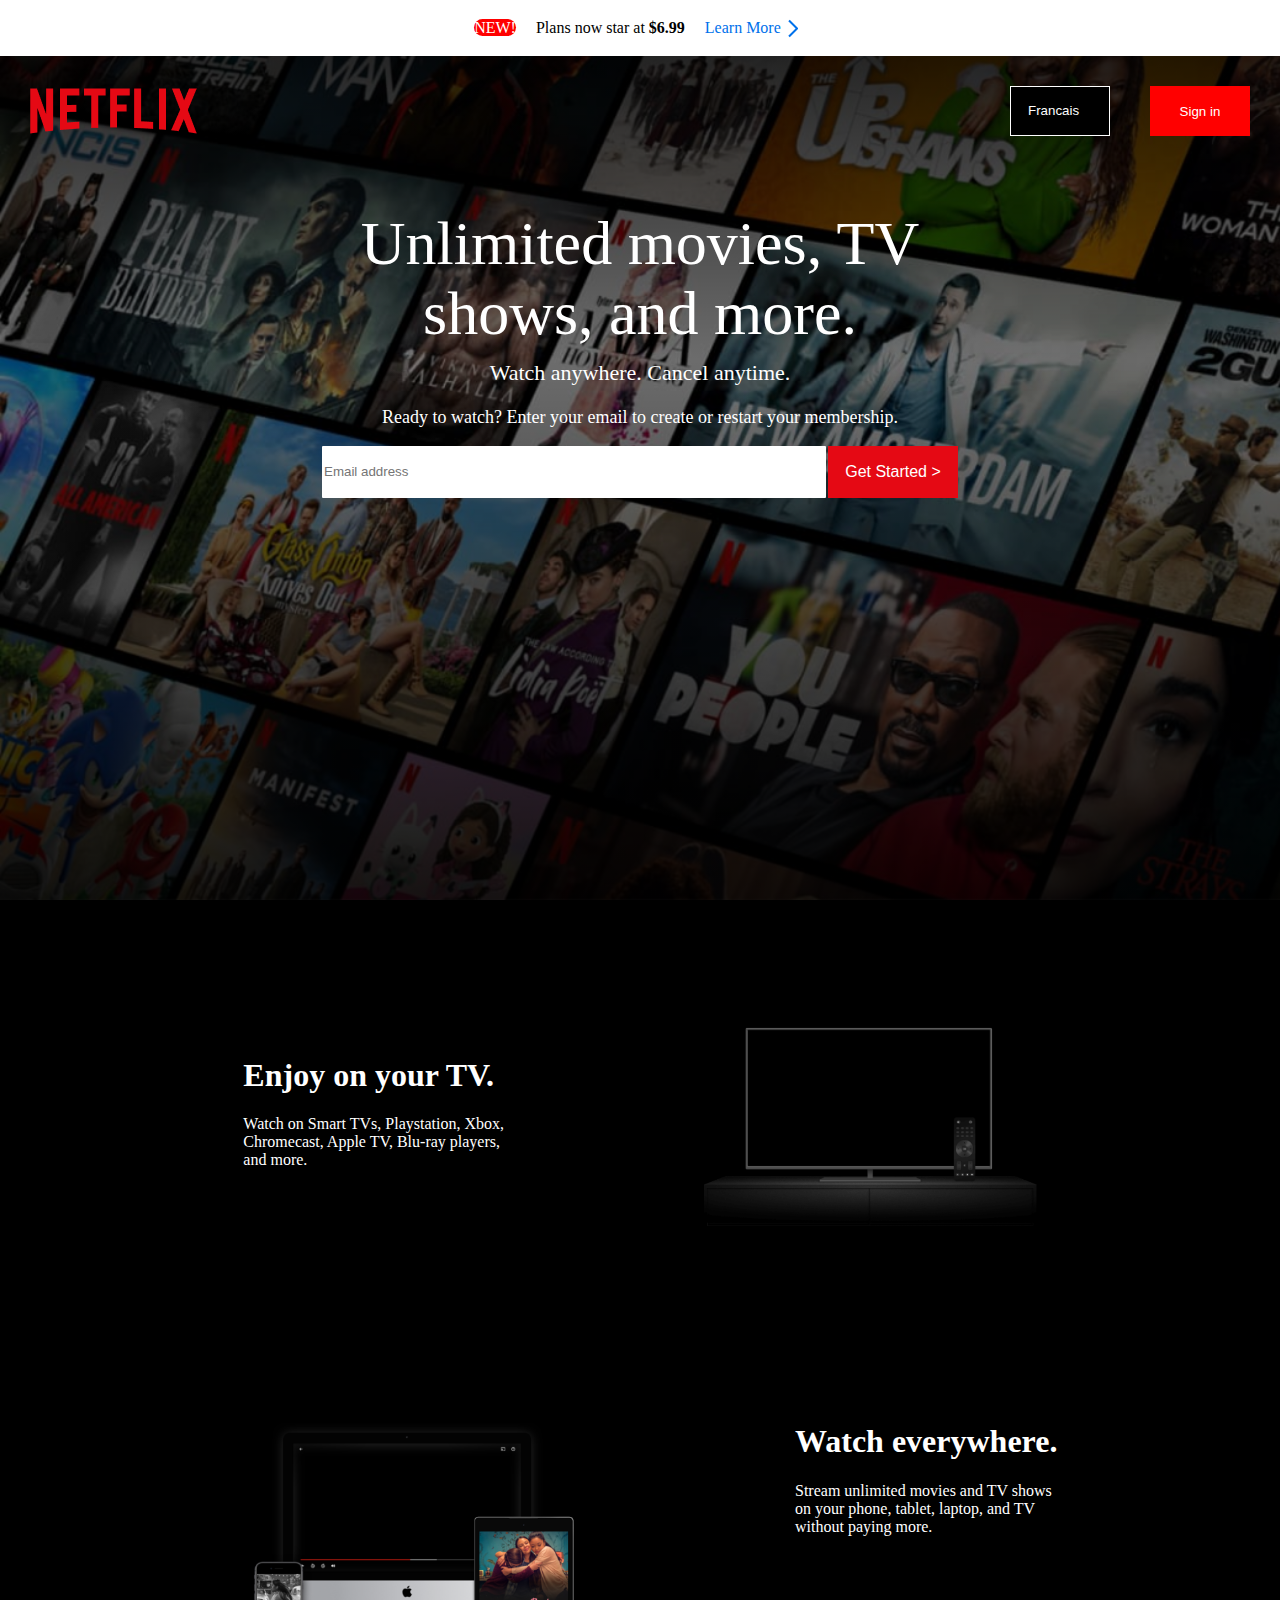
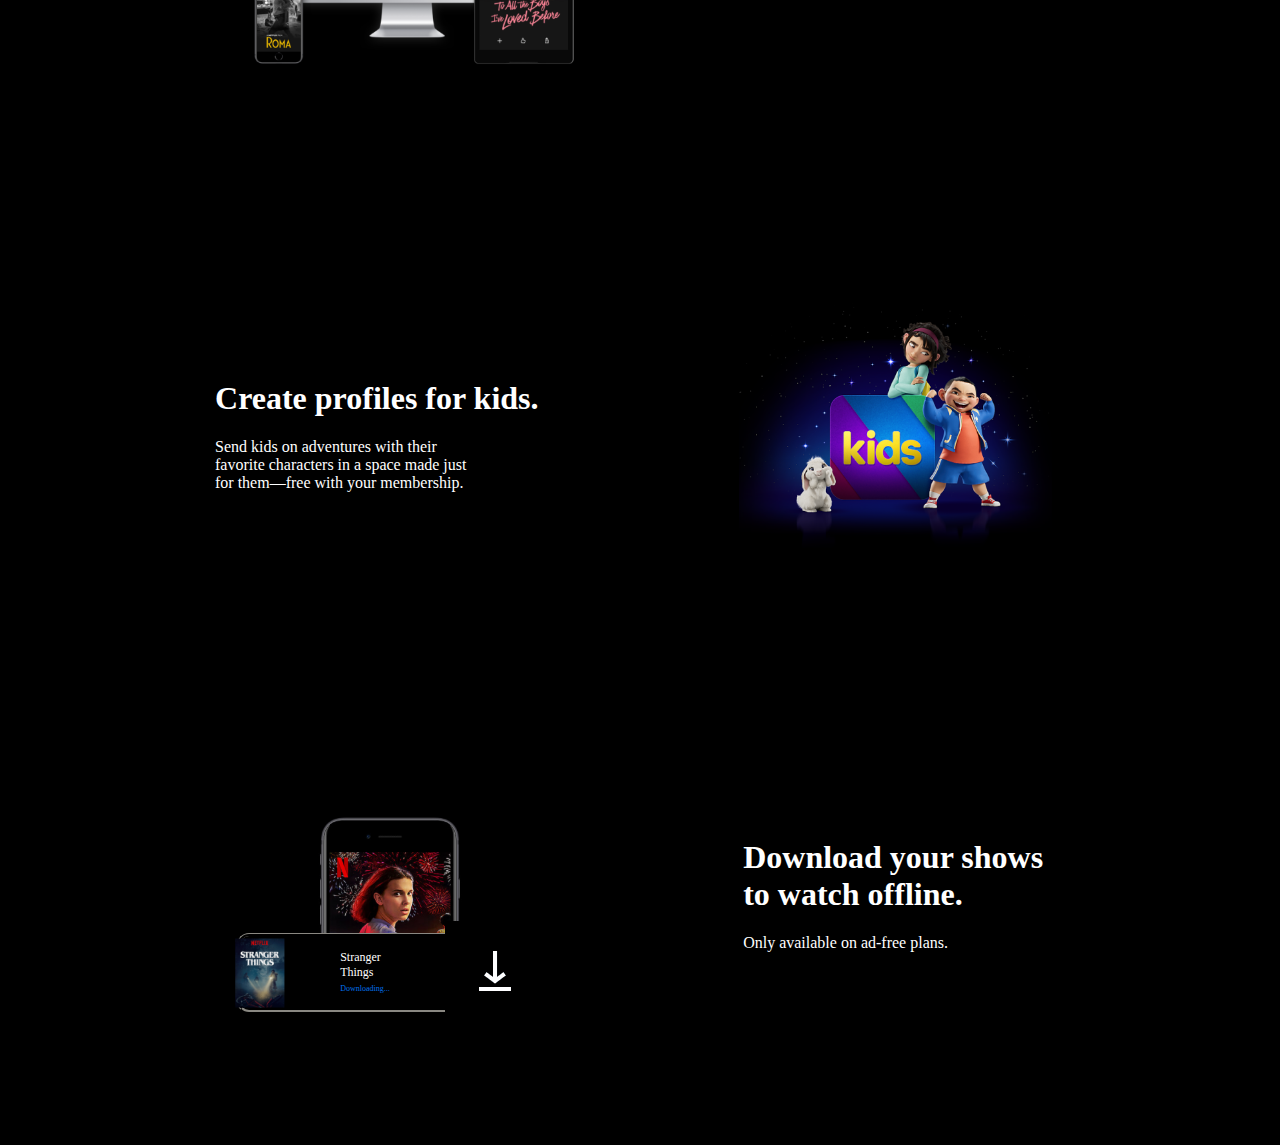
<file: html/netflix/index.html>
<!DOCTYPE html>
<html lang="en">
<head>
    <meta charset="UTF-8">
    <meta name="viewport" content="width=device-width, initial-scale=1.0">
    <title>Netflix</title>
    <link rel="stylesheet" href="./css/index.css">
</head>
<body>
    <div class="all-content">

        <div class="slide1">
        <div class="gradien"></div>
            <header class="navbar">

               <div>
                 <sqan class="new">NEW!</span>
               </div>

               <div class="content-plan">
                <span> Plans now star at <b>$6.99</b></span>
               </div>

               <div>
                 <a href="" class="learn-more">
                    <span>Learn More</span>
                    <svg xmlns="http://www.w3.org/2000/svg" width="25" height="25" viewBox="0 0 25 25" fill="none" class="svg">
                        <path fill-rule="evenodd" clip-rule="evenodd" d="M7.30859 19.7928L14.6015 12.5L7.30859 5.20706L8.7228 3.79285L16.7228 11.7928C16.9103 11.9804 17.0157 12.2347 17.0157 12.5C17.0157 12.7652 16.9103 13.0195 16.7228 13.2071L8.7228 21.2071L7.30859 19.7928Z" fill="#0071EB"/>
                    </svg>
                 </a>
               </div>

            </header>

            <header class="navbar2">

                <div class="frame">
                    <img src="img/Frame.png" alt="">
                </div>

                <div class="navbar2-item">
                    
                <div class="btn1">
                    <select name="" id="" class="button-lang">
                        <option value="">Francais</option>
                        <option value="">Anglais</option>
                    </select>
                </div>

                <div class="btn2">
                    <a href=""  class="">
                        <button class="button-sign">
                            Sign in
                        </button>
                    </a>
                </div>
                </div>

            </header>

            <div class="content">
                <h1 class="content-unl">Unlimited movies, TV <br> shows, and more.</h1>
                <span class="content-wat">Watch anywhere. Cancel anytime.</span>
                
                <form action="" class="">
                    <p class="content-rea">Ready to watch? Enter your email to create or restart your membership.</p>
                    <div class="form">
                    <input type="text" placeholder="Email address" class="email-input"> 
                    <button class="btn-get">Get Started ></button>
                    </div>
                </form>
            </div>


        </div>
        
        <div class="slide2">
            <div class="slide2-content1">
                <div class="slide2-description1">
                    <h1>Enjoy on your TV.</h1>
                    <span>Watch on Smart TVs, Playstation, Xbox,<br>Chromecast, Apple TV, Blu-ray players,<br>and more.</span>
                </div>
               
                 <div class="slide2-img1">
                    <img src="img/tv.png.png" alt="" class="tv">
                </div>
                
            </div>

            <div class="slide2-content2">
                                   
                <div class="slide2-img2">
                    <img src="img/device-pile.png.png" alt="" class="device">
                </div>

                <div class="slide2-description2">
                    <div class="sld2-txt">
                        <h1>Watch everywhere.</h1>
                        <span>Stream unlimited movies and TV shows<br> on your phone, tablet, laptop, and TV<br> without paying more.</span>
                    </div>
                </div>
            </div>
        </div>

        <div class="slide3" style="background-color: aqua">
            <div class="slide3-content1">
                <div class="slide3-description1">
                    <h1>Create profiles for kids.</h1>
                    <span>Send kids on adventures with their <br> favorite characters in a space made just <br> for them—free with your membership.</span>
                </div>
               
                 <div class="slide3-img1">
                    <img src="img/AAAABfpnX3dbgjZ-Je8Ax3xn0kXehZm_5L6-xe6YSTq_ucht9TI5jwDMqusWZKNYT8DfGudD0_wWVVTFLiN2_kaQJumz2iivUWbIbAtF.png.png" alt="" class="kids">
                </div>
            </div>

            <div class="slide3-content2">            
                <div class="slide3-img2" >

                    <div class="border">
                        <div class="">
                          <img src="img/boxshot.png.png" alt="" class="boxshot">
                        </div>
                        
                         <div class="stranger">
                            <p>
                                Stranger Things<br>
                                <span class="download">Downloading...</span>
                            </p>
                         
                         </div>

                         <div>
                            <img src="img/download.gif" alt="">
                         </div>
                    </div>
                    <img src="img/mobile-0819.jpg.png" alt="" class="mobile">

                </div>

                <div class="slide3-description2">
                    <div class="sld3-txt">
                        <h1>Download your shows <br> to watch offline.</h1>
                        <span>Only available on ad-free plans.</span>
                    </div>
                </div>
            </div>
            




        </div>
        <!-- <div class="slide4"> -->
            <div>
              <!-- <span>Questions? Call 1-844-505-2993</span> -->
            </div>

            <div class="ul-content">
                        <!-- <ul>
                            <li>FAQ</li>
                            <li>Investor Relations</li>
                            <li>Buy Gift Cards</li>
                            <li>Cookie Preferences</li>
                            <li>Legal Notices</li>
                        </ul>

                        <ul>
                            <li>Help Center</li>
                            <li>Jobs</li>
                            <li>Ways to Watch</li>
                            <li>Corporate Information</li>
                            <li>Only on Netflix</li>
                        </ul>

                        <ul>
                            <li>Account</li>
                            <li>Netflix Shop</li>
                            <li>Terms of Use</li>
                            <li>Contact Us</li>
                            <li>Do Not Sell or Share My Personal <br> Information</li>
                        </ul>

                        <ul>
                            <li>Media Center</li>
                            <li>Redeem Gift Cards</li>
                            <li>Privacy</li>
                            <li>Speed Test</li>
                        </ul> -->
            </div>

        </div>



    </div>


</body>
</html>
</file>
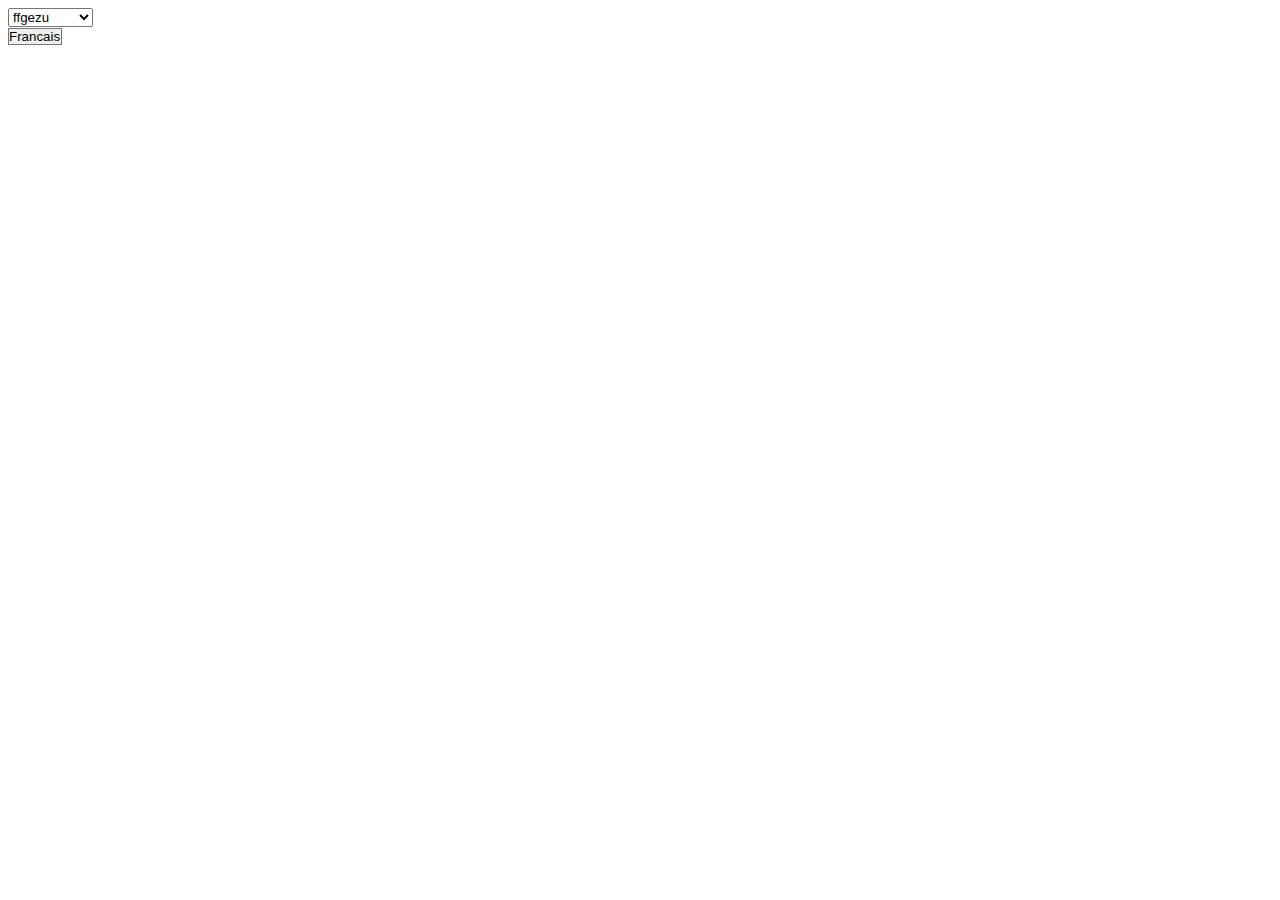
<file: html/index .html>
<!DOCTYPE html>
<html lang="fr">
<head>
    <meta charset="UTF-8">
    <meta name="viewport" content="width=device-width, initial-scale=1.0">
    <title>Debut Html Css</title>
</head>
<body>
    <select name="" id="">
        <option value="">ffgezu</option>
        <option value="">ffgezu</option>
        <option value="">jvifojvpierd</option>
        <option value="">jvifojvpierd</option>
        <option value="">jvifojvpierd</option>


     
    </select>



    <div class="t2">
       
        <select name="" id="" class="t3" style="  -webkit-appearance: none;
        -moz-appearance: none;
        appearance: none;">
            <option value="">Francais</option>
            <option value="">Anglais</option>
        </select>
  </div>

</body>
</html>
</file>
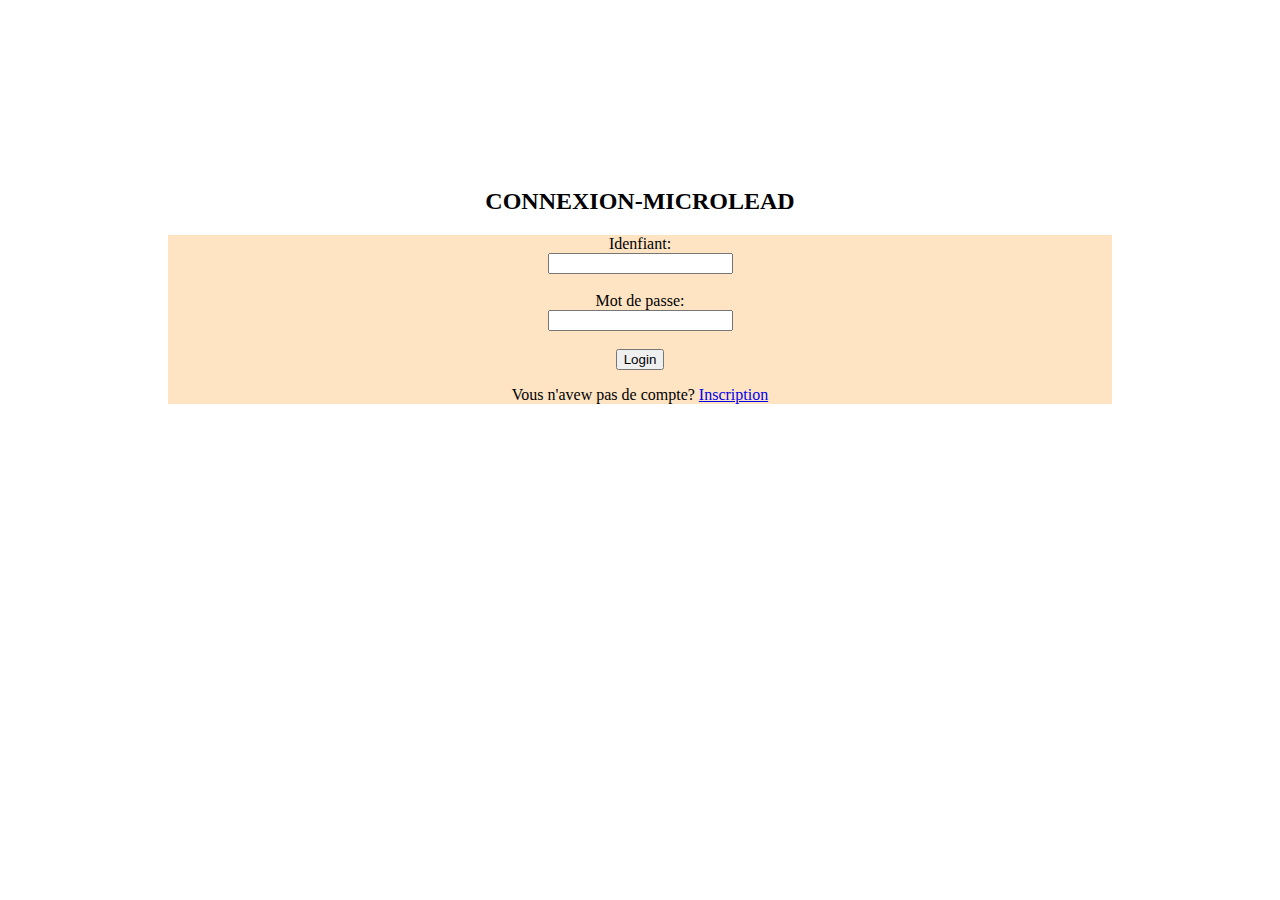
<file: html/microlead/login.html>
<!DOCTYPE html>
<html lang="en">
<head>
    <meta charset="UTF-8">
    <meta name="viewport" content="width=device-width, initial-scale=1.0">
    <title>Login</title>
    <link rel="stylesheet" href="style.css">
</head>
<body style="text-align: center;" class="body-content">
   
     <div class="form">
        <h2>CONNEXION-MICROLEAD</h2>
        <form action="#" class="form-control">
            <div class="f1">
            <label for="">Idenfiant:</label><br>
            <input type="text" name="" id="">
            <br><br>
            <label for="">Mot de passe:</label><br>
            <input type="password"><br><br>
    
            <button type="submit">Login</button><br>
            <p>Vous n'avew pas de compte? <a href="register.html">Inscription</a></p>
            </div>
        </form>
     </div>
   
</body>
</html>
</file>
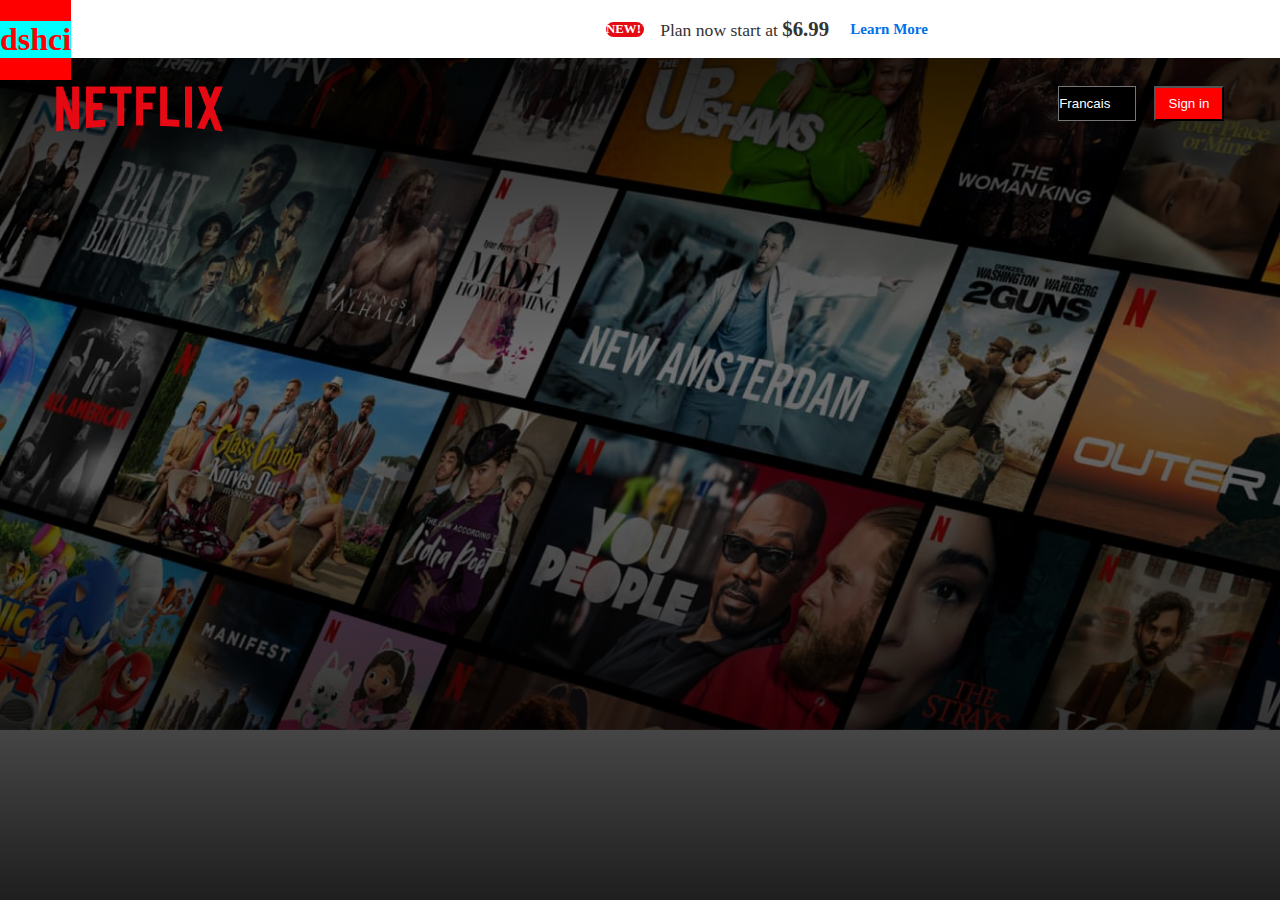
<file: html/netflix/netflix.html>
<!DOCTYPE html>
<html lang="en">
<head>
    <meta charset="UTF-8">
    <meta name="viewport" content="width=device-width, initial-scale=1.0">
    <title>Netflix</title>
    <link rel="stylesheet" href="../netflix/css/netflix.css">
    <link rel="icon" href="img/Frame.png">
</head>
<body>
 

    <div  class="caroussel">
        <div class="nav-bar">
                <div  class="new">
                    <span>NEW!&nbsp; </span>
                </div>
                 
                <div>
                    <span class="t1"> Plan   now  start  at  <b class="price"> $6.99&nbsp; </b></span>
                </div>
                
                <a href="" class="learn">Learn More</a>
                
        </div>

        <div class="nav-bar2">
            <div class="logo">
                <img src="img/Frame.png" alt="logo netflix">
            </div>
             
               
              <div class="t2">
                    <select name="" id="" class="t3">
                        <option value="">Francais</option>
                        <option value="">Anglais</option>
                    </select>
              </div>

               <div class="t4">
                <a href="#" >
                    <button class="sign-in">Sign in</button>
                </a>
               </div>  
        </div>
        
        <div class="t5">
           <h1 style="color: red;" class="t6">dshci</h1>
        </div>


        <div class="shadow"></div>


    </div>



</body>
</html>
</file>
<file: html/netflix/css/index.css>
body{
  margin: 0;
}

.slide1{
    position: relative;
    background-size: cover;
    background-attachment: fixed;
    background-image: url(../img/US-en-20230227-popsignuptwoweeks-perspective_alpha_website_large.jpg.png);
    background-repeat: no-repeat;
    height: 100vh;
    z-index: -2;
}

.gradien{
    position: absolute;
    z-index: -1; 
    top: 0;
    left: 0;
    right: 0;
    bottom: 0;
    background: linear-gradient(0deg, rgba(0, 0, 0, 0.80) 0%, rgba(0, 0, 0, 0.00) 60%, rgba(0, 0, 0, 0.80) 100%), rgba(0, 0, 0, 0.40); 
}

.navbar{
    display: flex;
    gap: 20px;
    justify-content: center;
    align-items: center;
    background-color: white;
    height: 56px;
}



.new{
    color: white;
    background-color: red;
    text-decoration: solid;
    border-radius: 17px;
}

.learn-more{
    display: flex;
    justify-content: center;
    align-items: center;
    color: #0071EB;
    text-decoration: none;
}

.svg{
    display: flex;
    align-items: center;
    justify-content: center;
}

.navbar2{
    align-items: center;
    display: flex;
     padding: 30px;
    justify-content: space-between;
}

.frame{
    display: flex;
    align-items: center;
    width: 167px;
}

.navbar2-item{
    display: flex;
    gap: 40px;
}

.btn1{
    display: inline-flex;
    text-align: center;
    flex-shrink: 0;
}

.button-lang{
    background-color: black;
    color: white;
    -webkit-appearance: none;
    -moz-appearance: none;
    appearance: none;
    border-color: white;
    padding: 6px 16.813px 7px 17px;
    height: 50px;
    width: 100px;
}

.btn2{
    align-items: center;
    display: inline-flex;   
}

.button-sign{
    background-color: red;
    border: 0;
    color: white;
    height: 50px; 
    width: 100px;
}

.content{
    text-align: center;
 
}

.content-unl{
    color: white;
    font-family: Helvetica Neue;
    font-size: 62px;
    font-weight: 500;
    line-height: 70px;
    letter-spacing: 0em;
    text-align: center;
    margin-bottom:10px;  
}

.content-wat{
    color: white;
    text-align: center;
    font-family: Helvetica Neue;
    font-size: 22px;
    font-weight: 400;
    line-height: 30px;
    letter-spacing: 0em;   
}

.content-rea{
    color: white;
    font-family: Helvetica Neue;
    font-size: 18px;
    font-weight: 400;
    line-height: 22px;
    letter-spacing: 0em;
    text-align: center;
}

.form{
    display: inline-flex;
    gap: 2px;
}

.email-input{
    border: 0;
    border-radius: 1px;
     width: 500px;
    height: 50px;   
}

.btn-get{
    font-size: 16px;
    background-color: #E50914;
    color: white;
    border: 0;
    width: 130px ;
    height: 52px;
}

.slide2{
    height: 100vh;
}

.slide2-content1{
    display: flex;
    justify-content: center;
    align-items: center;
    background-color: black;
    color: white;
    height: 45vh;
    gap: 200px;
}

.slide2-description1{
    color: white;
}

.slide2-img1{
  height: 250px;
}

.tv{
    height: 250px;
}


.slide2-content2{
    display: flex;
    justify-content: center;
    align-items: center;
    background-color: black;
    color: white;
    height: 55vh;
    gap: 200px;
}

.slide2-description2{
    color: white;
    
}

.sld2-txt{
    height: 280px;
}

.slide2-img2{
  height: 280px;
}

.device{
    height: 280px;
}

.slide3{
    height: 100vh;
}

.slide3-content1{
    display: flex;
    justify-content: center;
    align-items: center;
    background-color: black;
    color: white;
    height: 50vh;
    gap: 200px;
}

.slide3-description1{
    color: white;
}

.slide3-img1{
  height: 245px;
}
.kids{
    height: 245px;
}

.slide3-content2{
    display: flex;
    justify-content: center;
    align-items: center;
    background-color: black;
    color: white;
    height: 55vh;
    gap: 200px;
}

.slide3-img2{
    position: relative;
    height: 230px;
}

.mobile{
    height: 230px;
}

.border{
    position: absolute;
    display: inline-flex;
    justify-content: center;
    align-items: center;
    background-color: black;
    border-style: ridge;
    border-color:#363533;
    border-radius: 10px;
    border-radius: 12px;
    margin-top: 150px;
    width: 300px;
    gap: 55px;
    height: -webkit-fill-available;
}

.boxshot{
    display: flex;
    height: 70px;
}

.stranger{
    display: flex;
    font-size: 12px;
}

.download{
    font-size: 8px;
    color: #0071EB;
    height: 100px;;
}

.slide3-description2{
    color: white;
    height: 160px;
}

.sld3-txt{
    height: 242px;
}

.slide4{
   
    background-color: black;
    color: #737373;
    height: 50vh;


}

.ul-content{
    display: flex;
    justify-content: center;
    align-items: center;
    gap: 100px;
}

ul{
    margin: 0;
    list-style-type: none;
    line-height: normal;
    height: 15px;
    font-weight: 300px;
    flex-shrink: 0;
}

li{
    flex-direction: column;
    
}


@media  screen and (max-width: 350px) {
    .slide1{
        height:initial;
    }

    .slide2{
        height: initial;
    }

    .slide3{
        height: initial;
    }

    .slide4{
        height: initial;

    }
    .navbar{
        font-size: 10px;
    }

    svg{
        height: 10px;
    }

    .navbar2{
        padding: 5px;
        gap: 0px;
    }

    .frame>img{
       height: 27px;
    }
    .navbar2-item{
        gap: 5px;
    }
    .button-lang{
        height: 30px;
        width: 80px;
    }

    .button-sign{
        height: 30px;
        width: 80px;
    }

    .content-unl{
        font-size: 27px;
        line-height: 22px;
    }

    .content-wat{
        font-size: 15px;
        line-height:10px ;
    }

    .content-rea{
        font-size: xx-small;
        font-weight: normal;
    }

    .form{
        display: flex;
        justify-content: center;
        align-items: center;
        flex-direction: column;
        gap: 5px; 
    }

    .form>input{
        width: 99%;
        height: 40px;  
    }

    .btn-get{
        height: 40px;  
    }

    .slide2-content1{

        flex-wrap: wrap;
        height: initial;
        gap: 20px;

    }

    .slide2-content2{
        flex-wrap: wrap-reverse;
        height: initial;
        gap: 120px;
        
    }

    .slide2-description2{
        height: 100px;
    }

    .sld2-txt{
        height: 150px;
    }

    .slide2-img2{
        height: 280px;
    }

    .device{
        height: 200px;
    }
    .slide3-content1{
        flex-wrap: wrap;
        height: initial;
        gap: 20px;
    }

    .slide3-content2{
        flex-wrap: wrap-reverse;
        gap: 10px;
    }
}

@media screen and (max-width: 755px) {
    .slide2-content1{
        gap: 80px;

    }

    .slide2-content2{
        gap: 80px;
    }
    
    .slide3-content1{
        gap: 80px;
    }

    .slide3-content2{
        gap: 80px;
    }
}


@media screen and (max-width:652px) {

    .email-input{
        width: 480px;
    }
    .slide2-content1{
        gap: 70px;

    }

    .slide2-content2{
        gap: 70px;
    }
    
    .slide3-content1{
        gap: 70px;
    }

    .slide3-content2{
        gap: 70px;
    }

    .slide2-description2{
        height: 190px;
    }
    
}


@media screen and (max-width:632px) {
    .form>input{
        width: 600px;
    }

    .btn-get{
        width: 230px;
    }

    .form{
        display: flex;
        justify-content: center;
        align-items: center;
        flex-direction: column;
        gap: 10px;
    }

    .slide2{
        height: initial;
    }

    .slide2-content1{
        flex-wrap: wrap;
        height: initial;

    }
    .slide2-content2{
        flex-wrap: wrap-reverse;
        height: initial;
    }
 

    .slide3-content1{
        flex-wrap: wrap;
        height: initial;
    }

    .slide3-content2{
        flex-wrap: wrap-reverse;
        height: initial;
    }
}

@media screen and (max-width: 621px) {
    .form>input{
        width: 98%;
    }   
}

@media screen and (max-width:500px) {
    .navbar2{
        padding: 5px;
        gap: 9px;
    }

    .frame>img{
       height: 40px;
    }
    .navbar2-item{
        gap: 20px;
    }
    .button-lang{
        height: 40px;
        width: 100px;
    }

    .button-sign{
        height: 40px;
        width: 100px;
    }   
}

@media screen and (max-width:396px) {

    .button-lang{
        width: 90px;
    }
    .button-sign{
        width: 90px;
    }

    
    
}
</file>
<file: html/microlead/style.css>
.body-content{
    text-align: center;
    justify-content: center;
    
}

.form{
    padding: 160px;
    
}
.f1{
    background-color: bisque;
    width:-500%;
}

.roundImg{
  
  
    width:200px;
    border-radius:1000%; 
}
</file>
<file: html/netflix/css/netflix.css>
body{
    margin: 0;
   
}

.caroussel{
    position: relative;
    background-image:url("../img/US-en-20230227-popsignuptwoweeks-perspective_alpha_website_large.jpg.png");
    height: 100vh;  
    background-repeat: no-repeat;     
    z-index: -3;  
}

.shadow{
    position: absolute;
    z-index: -2 ; 
    top: 0;
    left: 0;
    right: 0;
    bottom: 0;
    background: linear-gradient(0deg, rgba(0, 0, 0, 0.80) 0%, rgba(0, 0, 0, 0.00) 60%, rgba(0, 0, 0, 0.80) 100%), rgba(0, 0, 0, 0.40); 
}


.nav-bar{
    display: flex;
    width: 1500px;
    padding: 17px;
    justify-content: center;
    align-items: center;
    gap: 16px;
    background: #FFF;
}

.new{
    border-radius: 17px;
    background: #E50914;
    color: #FFF;
    font-family: Helvetica Neue;
    font-size: 12.8px;
    font-style: normal;
    font-weight: 700;
    line-height: normal;
    text-transform: uppercase;
}

.t1{
    color: #333;

    font-family: Helvetica Neue;
    font-size: 17.6px;
    font-style: normal;
    font-weight: 400;
    line-height: normal;
}

.price{
    
    color: #333;
    font-family: Helvetica Neue;
    font-size: 20.8px;
    font-style: normal;
    font-weight: 900;
    line-height: normal;

}

.learn{
    color: #0071EB;
    text-align: center;
    font-family: Helvetica Neue;
    font-size: 15px;
    font-style: normal;
    font-weight: 700;
    line-height: 16px;
    text-decoration: none;
    }

.svg{
    width: 24px;
    height: 24px;
    flex-shrink: 0;
}

.nav-bar2{
   position: relative;
   display: flex;
   padding-right: 56px;

    
}

.logo{
    position: absolute;
    padding-top: 28px;
    padding-left: 56px; ;
    
    
}

.t2{
    position: absolute;
    top: 0;
    right:0;
    padding-top: 28px;
    padding-right: 143.81px;
    
}

.t3{
    background-color: black;
    color: white;
    height: 35px;
    width: 78px;
    flex-shrink: 0;
    -webkit-appearance: none;
    -moz-appearance: none;
    appearance: none;
}


.t4{
    top: 0;
    right: 0;
    padding-top: 28px;
    padding-right: 56px;
    position: absolute;
}

.sign-in{
    color: white;
    background-color:red;
    height: 35px;
    width: 70px;
       
  }


.t5{
  position: absolute;
  top: 0;
  left: 0;  
 background-color: red;
}


.t6{
   background-color: aqua;
}

 .t7{
  
 }
</file>
